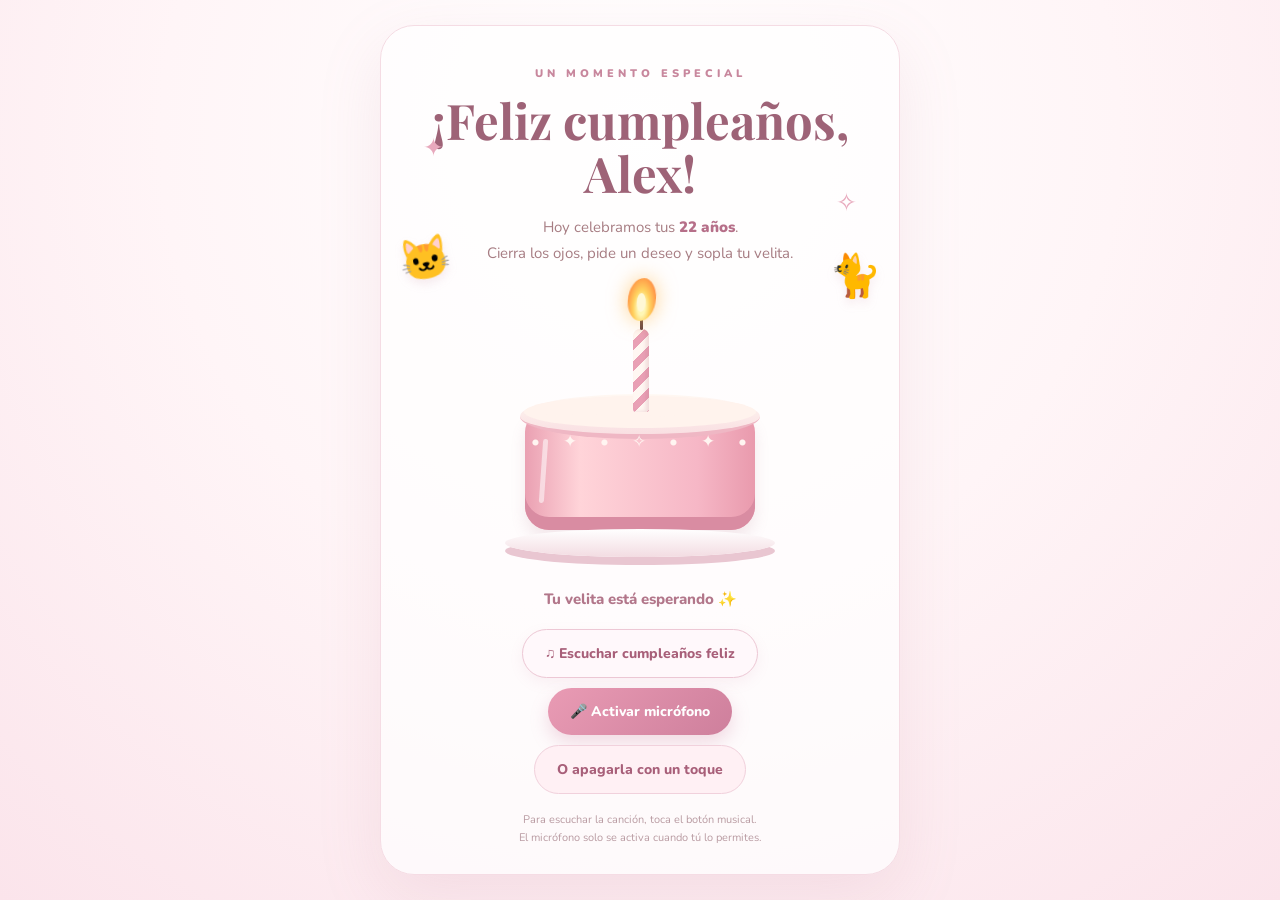
<file: index.html>
<!doctype html>
<html lang="es">
<head>
  <meta charset="utf-8">
  <meta name="viewport" content="width=device-width, initial-scale=1">
  <title>Un deseo para ti ✨</title>
  <link rel="stylesheet" href="style.css">
</head>
<body>
  <main class="scene">
    <div class="sparkle s1">✦</div><div class="sparkle s2">✧</div>
    <div class="kitty kitty-left" aria-hidden="true">🐱</div>
    <div class="kitty kitty-right" aria-hidden="true">🐈</div>
    <p class="eyebrow">UN MOMENTO ESPECIAL</p>
    <h1>¡Feliz cumpleaños, Alex!</h1>
    <p class="subtitle">Hoy celebramos tus <strong>22 años</strong>.<br>Cierra los ojos, pide un deseo y sopla tu velita.</p>

    <section class="cake-area" aria-label="Pastel de cumpleaños con una vela">
      <div class="flame" id="flame"><span></span></div>
      <div class="smoke" id="smoke"><i></i><i></i><i></i></div>
      <div class="wick"></div>
      <div class="candle"></div>
      <div class="icing-drips"></div>
      <div class="cake-top"></div>
      <div class="cake">
        <div class="cake-shine"></div>
        <div class="sprinkles">•　✦　•　✧　•　✦　•</div>
      </div>
      <div class="plate"></div>
    </section>

    <p class="status" id="status">Tu velita está esperando ✨</p>
    <button id="songBtn" class="song-button" type="button">♫ Escuchar cumpleaños feliz</button>
    <button id="startBtn" class="main-button">🎤 Activar micrófono</button>
    <button id="blowBtn" class="secondary-button" type="button">O apagarla con un toque</button>
    <p class="privacy">Para escuchar la canción, toca el botón musical.<br>El micrófono solo se activa cuando tú lo permites.</p>

    <section class="wish" id="wish" aria-live="polite">
      <div class="confetti">✦ ✧ ✨ ✦ ✧</div>
      <h2>¡Felices 22, Alex!</h2>
      <p>Que este nuevo año esté lleno de amor, alegría y muchos michis. 💗🐾</p>
      <div class="kitty-party" aria-hidden="true">🐱 🎀 🐈</div>
      <button id="againBtn" class="secondary-button">Volver a encender la velita</button>
    </section>
  </main>
  <script src="script.js"></script>
</body>
</html>
</file>
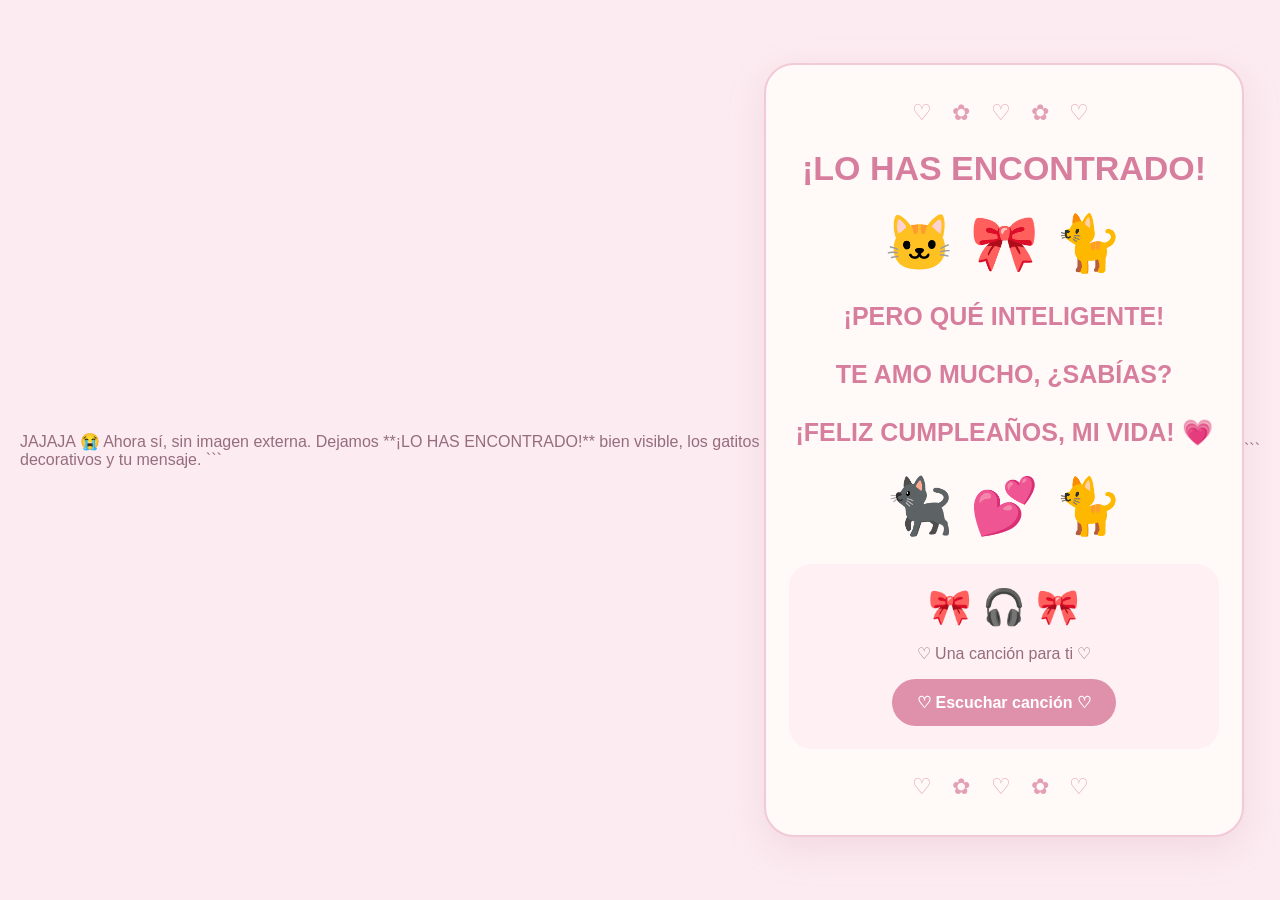
<file: alex encontrado.html>
JAJAJA 😭 Ahora sí, sin imagen externa. Dejamos **¡LO HAS ENCONTRADO!** bien visible, los gatitos decorativos y tu mensaje.

```

<!DOCTYPE html>
<html lang="es">
<head>
<meta charset="UTF-8">
<meta name="viewport" content="width=device-width, initial-scale=1.0">
<title>Para Alex ♡</title>
<style>
* { box-sizing: border-box; }

body {
  margin: 0;
  min-height: 100vh;
  background: #fcebf1;
  display: flex;
  justify-content: center;
  align-items: center;
  padding: 20px;
  font-family: 'Trebuchet MS', sans-serif;
  color: #956d7d;
}

.card {
  max-width: 480px;
  width: 100%;
  background: #fffaf7;
  border: 2px solid #f1c9d7;
  border-radius: 30px;
  padding: 35px 23px;
  text-align: center;
  box-shadow: 0 12px 35px #dba8b844;
}

.decor {
  color: #e3a0b5;
  font-size: 22px;
  letter-spacing: 7px;
}

h1 {
  color: #d77e9e;
  font-size: 34px;
}

h2 {
  color: #d77e9e;
  font-size: 25px;
  line-height: 1.5;
}

.cats {
  font-size: 55px;
  margin: 22px 0;
  animation: float 3s infinite ease-in-out;
}

.music {
  margin-top: 25px;
  background: #fff0f4;
  padding: 23px 15px;
  border-radius: 22px;
}

.music a {
  display: inline-block;
  background: #df91ac;
  color: white;
  padding: 14px 25px;
  border-radius: 30px;
  text-decoration: none;
  font-weight: bold;
}

@keyframes float {
  0%,100% { transform: translateY(0); }
  50% { transform: translateY(-8px); }
}
</style>
</head>

<body>
<div class="card">

  <div class="decor">♡ ✿ ♡ ✿ ♡</div>

  <h1>¡LO HAS ENCONTRADO!</h1>

  <div class="cats">🐱 🎀 🐈</div>

  <h2>¡PERO QUÉ INTELIGENTE!</h2>

  <h2>TE AMO MUCHO, ¿SABÍAS?</h2>

  <h2>¡FELIZ CUMPLEAÑOS, MI VIDA! 💗</h2>

  <div class="cats">🐈‍⬛ 💕 🐈</div>

  <div class="music">
    <div style="font-size:35px">🎀 🎧 🎀</div>
    <p>♡ Una canción para ti ♡</p>
    <a href="https://youtu.be/n2LxBXS4jJM?si=ZmQdnuOupex4FN1W"
       target="_blank">
       ♡ Escuchar canción ♡
    </a>
  </div>

  <div class="decor" style="margin-top:25px">
    ♡ ✿ ♡ ✿ ♡
  </div>

</div>
</body>
</html>

```
</file>
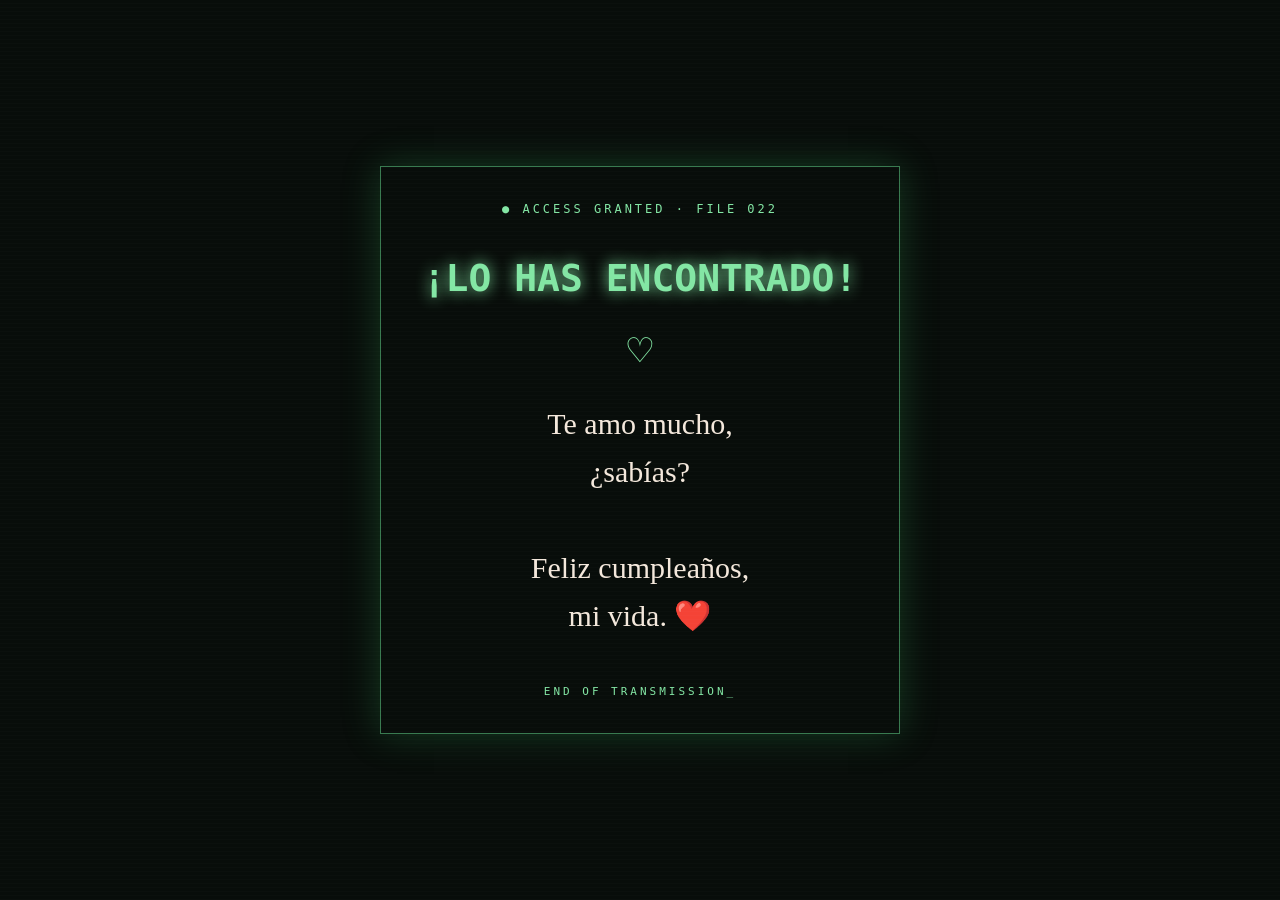
<file: preview.html>
<!DOCTYPE html>
<html lang="es">
<head>
<meta charset="UTF-8">
<meta name="viewport" content="width=device-width, initial-scale=1">
<title>Secret File 022</title>
<style>
* { box-sizing:border-box }
body {
  margin:0;
  min-height:100vh;
  display:grid;
  place-items:center;
  background:#080d0a;
  color:#83e6a4;
  font-family:monospace;
  overflow:hidden;
}
body:before {
  content:"";
  position:fixed;
  inset:0;
  pointer-events:none;
  background:repeating-linear-gradient(
    transparent 0px,transparent 3px,
    #ffffff08 4px
  );
}
.card {
  width:min(90%,520px);
  padding:35px 22px;
  border:1px solid #397a50;
  box-shadow:0 0 35px #36bd6540;
  text-align:center;
  animation:appear 1.5s ease;
}
.status {
  font-size:12px;
  letter-spacing:3px;
  margin-bottom:40px;
}
h1 {
  font-size:clamp(25px,7vw,38px);
  text-shadow:0 0 15px #83e6a4;
}
.heart {
  font-size:42px;
  margin:25px;
  animation:pulse 1.5s infinite;
}
.message {
  color:#f4e8dc;
  font-family:Georgia,serif;
  font-size:clamp(22px,5vw,30px);
  line-height:1.6;
}
.footer {
  margin-top:45px;
  font-size:11px;
  letter-spacing:3px;
}
@keyframes pulse {
  50% {transform:scale(1.2)}
}
@keyframes appear {
  from {opacity:0;transform:translateY(20px)}
  to {opacity:1;transform:translateY(0)}
}
</style>
</head>
<body>
<main class="card">
  <div class="status">● ACCESS GRANTED · FILE 022</div>

  <h1>¡LO HAS ENCONTRADO!</h1>

  <div class="heart">♡</div>

  <div class="message">
    Te amo mucho,<br>
    ¿sabías?<br><br>
    Feliz cumpleaños,<br>
    mi vida. ❤️
  </div>

  <div class="footer">END OF TRANSMISSION_</div>
</main>
</body>
</html>
</file>
<file: style.css>
@import url('https://fonts.googleapis.com/css2?family=Nunito:wght@400;600;700;800;900&family=Playfair+Display:wght@700;800&display=swap');
:root{--pink:#f7b9cb;--deep:#a85f79;--cream:#fffaf7;--brown:#8b5b55}
*{box-sizing:border-box}
body{margin:0;min-height:100vh;display:grid;place-items:center;padding:24px;background:radial-gradient(circle at 50% 15%,#fff 0,#fff5f7 48%,#fbe4eb 100%);color:var(--brown);font-family:Nunito, sans-serif}
.scene{width:min(100%,520px);min-height:700px;text-align:center;position:relative;padding:40px 22px 28px;border:1px solid #f5dce4;border-radius:34px;background:rgba(255,255,255,.72);box-shadow:0 22px 65px #b8758b22;overflow:hidden}
.eyebrow{font-size:11px;letter-spacing:4px;font-weight:900;color:#c8879d;margin:0 0 12px}
h1{font-family:'Playfair Display',serif;font-size:clamp(36px,8vw,49px);line-height:1.1;color:#9e6377;margin:0}
.subtitle{font-size:15px;line-height:1.7;color:#a77d83;margin:15px 0 0}
.sparkle{position:absolute;color:#e8a9bd;font-size:25px;animation:twinkle 2s infinite alternate}
.s1{top:105px;left:42px}.s2{top:160px;right:42px;animation-delay:.7s}
.cake-area{height:310px;position:relative;width:300px;max-width:100%;margin:10px auto 0}
.plate{position:absolute;bottom:29px;left:15px;width:270px;height:28px;border-radius:50%;background:linear-gradient(#fff,#f3dce2);box-shadow:0 8px 0 #e9c6d1}
.cake{position:absolute;bottom:56px;left:35px;width:230px;height:118px;border-radius:20px 20px 24px 24px;background:linear-gradient(90deg,#eaa0b2,#ffd4d9 24%,#f6b7c6 75%,#e99aad);box-shadow:inset 0 -13px 0 #d98ca2,0 9px 15px #a85f7922}
.cake:before{content:"";position:absolute;top:-18px;left:-5px;width:240px;height:40px;border-radius:50%;background:linear-gradient(180deg,#fff8f2,#f9dfe2);border-bottom:5px solid #efb7c4}
.cake-top{position:absolute;bottom:158px;left:34px;width:232px;height:32px;border-radius:50%;background:#fff3ed;z-index:2}
.icing-drips{position:absolute;bottom:150px;left:44px;width:214px;height:22px;z-index:3;border-radius:0 0 15px 15px;background:radial-gradient(ellipse at 12% 0,#fff3ed 0 13px,transparent 14px),radial-gradient(ellipse at 34% 0,#fff3ed 0 10px,transparent 11px),radial-gradient(ellipse at 60% 0,#fff3ed 0 14px,transparent 15px),radial-gradient(ellipse at 86% 0,#fff3ed 0 11px,transparent 12px)}
.cake-shine{position:absolute;left:16px;top:27px;width:5px;height:64px;border-radius:9px;background:#fff8;transform:rotate(4deg)}
.sprinkles{position:absolute;z-index:4;top:18px;left:0;width:100%;font-size:17px;color:#fff5f1;letter-spacing:3px}
.candle{position:absolute;z-index:5;bottom:174px;left:143px;width:16px;height:83px;border-radius:7px 7px 3px 3px;background:repeating-linear-gradient(135deg,#fff7f2 0 8px,#e9a0b5 8px 15px);box-shadow:inset -3px 0 4px #b66b7b33}
.wick{position:absolute;z-index:6;bottom:256px;left:150px;width:3px;height:13px;background:#65443f;border-radius:3px}
.flame{position:absolute;z-index:7;bottom:265px;left:137px;width:28px;height:43px;border-radius:55% 45% 55% 45%;background:radial-gradient(ellipse at 50% 68%,#fff7b5 0 19%,#ffd15e 42%,#ff9b48 72%,#f36b55 100%);transform:rotate(3deg);filter:drop-shadow(0 0 10px #ffbd58aa);animation:flicker .16s infinite alternate;transform-origin:50% 90%}
.flame span{position:absolute;width:9px;height:19px;left:9px;top:15px;border-radius:50%;background:#fff8d5}
.smoke{position:absolute;z-index:8;bottom:276px;left:142px;width:25px;height:55px;opacity:0;pointer-events:none}
.smoke i{position:absolute;bottom:0;left:10px;width:10px;height:24px;border-radius:50%;border-left:3px solid #b9aeb2;transform:rotate(25deg)}
.smoke i:nth-child(2){left:2px;bottom:15px;transform:rotate(-25deg);height:27px}
.smoke i:nth-child(3){left:15px;bottom:28px;transform:rotate(20deg);height:20px}
.scene.blown .flame{display:none}.scene.blown .smoke{opacity:1;animation:smoke 1.8s ease-out forwards}
.status{font-size:15px;font-weight:800;color:#b2768a;margin:3px 0 16px;min-height:24px}
button{font:800 14px Nunito,sans-serif;border:0;border-radius:999px;padding:14px 22px;cursor:pointer;transition:transform .2s,box-shadow .2s}
button:hover{transform:translateY(-2px)}
.main-button{display:block;margin:0 auto;background:linear-gradient(135deg,#e99bb4,#ce7f9c);color:white;box-shadow:0 8px 18px #ce7f9c44}
.secondary-button{margin:10px auto 0;background:#fff0f4;color:#a85f79;border:1px solid #f1d1dc}
.privacy{font-size:11px;line-height:1.6;color:#b99ba2;margin:17px 0 0}
.wish{display:none;margin:22px auto 0;animation:pop .5s ease both}
.scene.blown .wish{display:block}
.wish h2{font-family:'Playfair Display',serif;color:#a85f79;font-size:29px;margin:5px 0}
.wish p{font-size:14px;color:#a77d83}
.confetti{font-size:22px;color:#e9a3b9;letter-spacing:8px}
@keyframes flicker{from{transform:rotate(-4deg) scale(.97)}to{transform:rotate(4deg) scale(1.04)}}
@keyframes twinkle{from{opacity:.35;transform:scale(.8) rotate(0)}to{opacity:1;transform:scale(1.2) rotate(20deg)}}
@keyframes smoke{0%{transform:translateY(0) scale(.7);opacity:0}20%{opacity:.8}100%{transform:translateY(-65px) scale(1.5);opacity:0}}
@keyframes pop{from{opacity:0;transform:translateY(12px) scale(.95)}to{opacity:1;transform:translateY(0) scale(1)}}
@media(max-width:420px){.scene{padding-top:32px;min-height:680px}.cake-area{transform:scale(.9);transform-origin:top center;margin-bottom:-20px}}


/* Detalles especiales para Alex */
.kitty{position:absolute;z-index:1;font-size:42px;filter:drop-shadow(0 5px 5px #b8758b22);animation:kitty-bob 2.4s ease-in-out infinite}
.kitty-left{left:18px;top:205px;transform:rotate(-10deg)}
.kitty-right{right:18px;top:222px;animation-delay:.8s}
.subtitle strong{color:#b66f89;font-weight:900}
.song-button{display:block;margin:0 auto 10px;background:#fff8fb;color:#a85f79;border:1px solid #edc8d5;box-shadow:0 5px 14px #ce7f9c18}
.song-button.playing{background:#fce5ed}
.kitty-party{font-size:32px;letter-spacing:8px;margin:12px 0}
@keyframes kitty-bob{0%,100%{translate:0 0}50%{translate:0 -7px}}
@media(max-width:420px){.kitty{font-size:32px}.kitty-left{left:7px;top:220px}.kitty-right{right:7px;top:230px}}
</file>
